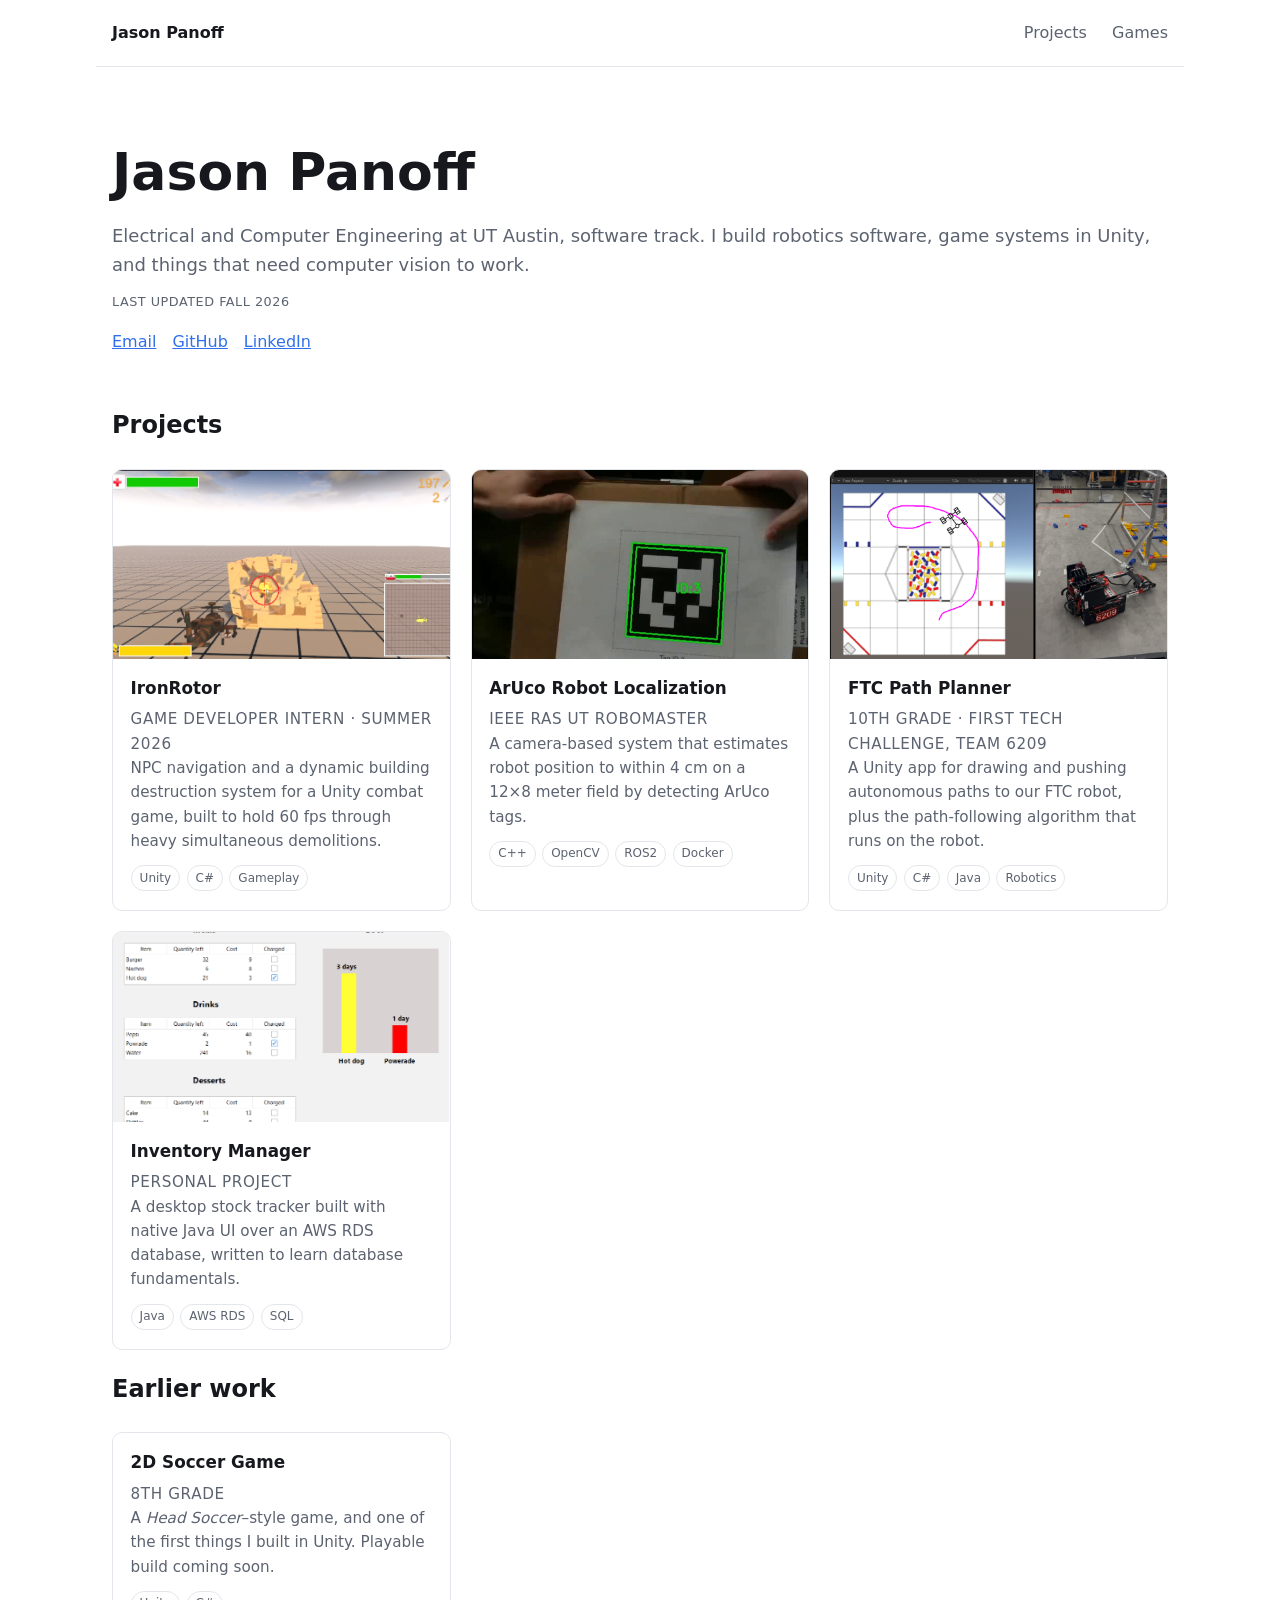
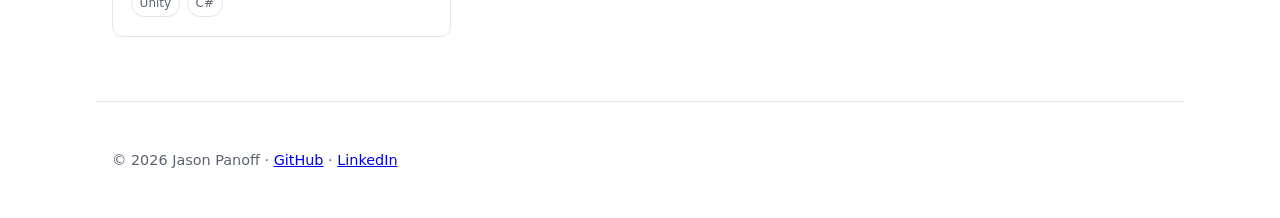
<file: index.html>
<!DOCTYPE html>
<html lang="en">
<head>
  <meta charset="utf-8">
  <meta name="viewport" content="width=device-width, initial-scale=1">
  <title>Jason Panoff</title>
  <meta name="description" content="Engineering projects by Jason Panoff — robotics, Unity, computer vision and databases.">
  <link rel="canonical" href="https://jasonpanoff.com/">
  <link rel="stylesheet" href="/css/style.css">
</head>
<body>
  <header class="site-header">
    <a class="brand" href="/">Jason Panoff</a>
    <nav>
      <a href="/projects/">Projects</a>
      <a href="/games/">Games</a>
    </nav>
  </header>

  <main>
    <section class="hero">
      <h1>Jason Panoff</h1>
      <p class="tagline">
        Electrical and Computer Engineering at UT Austin, software track. I build robotics
        software, game systems in Unity, and things that need computer vision to work.
      </p>
      <p class="when">Last updated Fall 2026</p>
      <div class="links">
        <a href="mailto:jampanoff@gmail.com">Email</a>
        <a href="https://github.com/JasonL337">GitHub</a>
        <a href="https://linkedin.com/in/jason-panoff">LinkedIn</a>
      </div>
    </section>

    <section>
      <h2>Projects</h2>
      <ul class="grid">
        <li class="card">
          <img src="/assets/img/destruction/showcase.png" alt="" loading="lazy">
          <div class="card-body">
            <h3><a href="/projects/ironrotor.html">IronRotor</a></h3>
            <p class="when">Game developer intern &middot; Summer 2026</p>
            <p>NPC navigation and a dynamic building destruction system for a Unity combat game, built to hold 60&nbsp;fps through heavy simultaneous demolitions.</p>
            <div class="tags">
              <span class="tag">Unity</span>
              <span class="tag">C#</span>
              <span class="tag">Gameplay</span>
            </div>
          </div>
        </li>
        <li class="card">
          <img src="/assets/img/localization/showcase.png" alt="" loading="lazy">
          <div class="card-body">
            <h3><a href="/projects/aruco-localization.html">ArUco Robot Localization</a></h3>
            <p class="when">IEEE RAS UT RoboMaster</p>
            <p>A camera-based system that estimates robot position to within 4&nbsp;cm on a 12&times;8&nbsp;meter field by detecting ArUco tags.</p>
            <div class="tags">
              <span class="tag">C++</span>
              <span class="tag">OpenCV</span>
              <span class="tag">ROS2</span>
              <span class="tag">Docker</span>
            </div>
          </div>
        </li>
        <li class="card">
          <img src="/assets/img/path-following/showcase.png" alt="" loading="lazy">
          <div class="card-body">
            <h3><a href="/projects/ftc-path-planner.html">FTC Path Planner</a></h3>
            <p class="when">10th grade &middot; FIRST Tech Challenge, Team 6209</p>
            <p>A Unity app for drawing and pushing autonomous paths to our FTC robot, plus the path-following algorithm that runs on the robot.</p>
            <div class="tags">
              <span class="tag">Unity</span>
              <span class="tag">C#</span>
              <span class="tag">Java</span>
              <span class="tag">Robotics</span>
            </div>
          </div>
        </li>
        <li class="card">
          <img src="/assets/img/inventory/showcase.png" alt="" loading="lazy">
          <div class="card-body">
            <h3><a href="/projects/inventory-manager.html">Inventory Manager</a></h3>
            <p class="when">Personal project</p>
            <p>A desktop stock tracker built with native Java UI over an AWS RDS database, written to learn database fundamentals.</p>
            <div class="tags">
              <span class="tag">Java</span>
              <span class="tag">AWS RDS</span>
              <span class="tag">SQL</span>
            </div>
          </div>
        </li>
      </ul>
    </section>

    <section>
      <h2>Earlier work</h2>
      <ul class="grid">
        <li class="card">
          <div class="card-body">
            <h3><a href="/projects/soccer-game.html">2D Soccer Game</a></h3>
            <p class="when">8th grade</p>
            <p>A <em>Head Soccer</em>&ndash;style game, and one of the first things I built in
               Unity. Playable build coming soon.</p>
            <div class="tags">
              <span class="tag">Unity</span>
              <span class="tag">C#</span>
            </div>
          </div>
        </li>
      </ul>
    </section>
  </main>

  <footer class="site-footer">
    <p>
      &copy; <span id="year"></span> Jason Panoff &middot;
      <a href="https://github.com/JasonL337">GitHub</a> &middot;
      <a href="https://linkedin.com/in/jason-panoff">LinkedIn</a>
    </p>
  </footer>

  <script src="/js/main.js"></script>
</body>
</html>
</file>
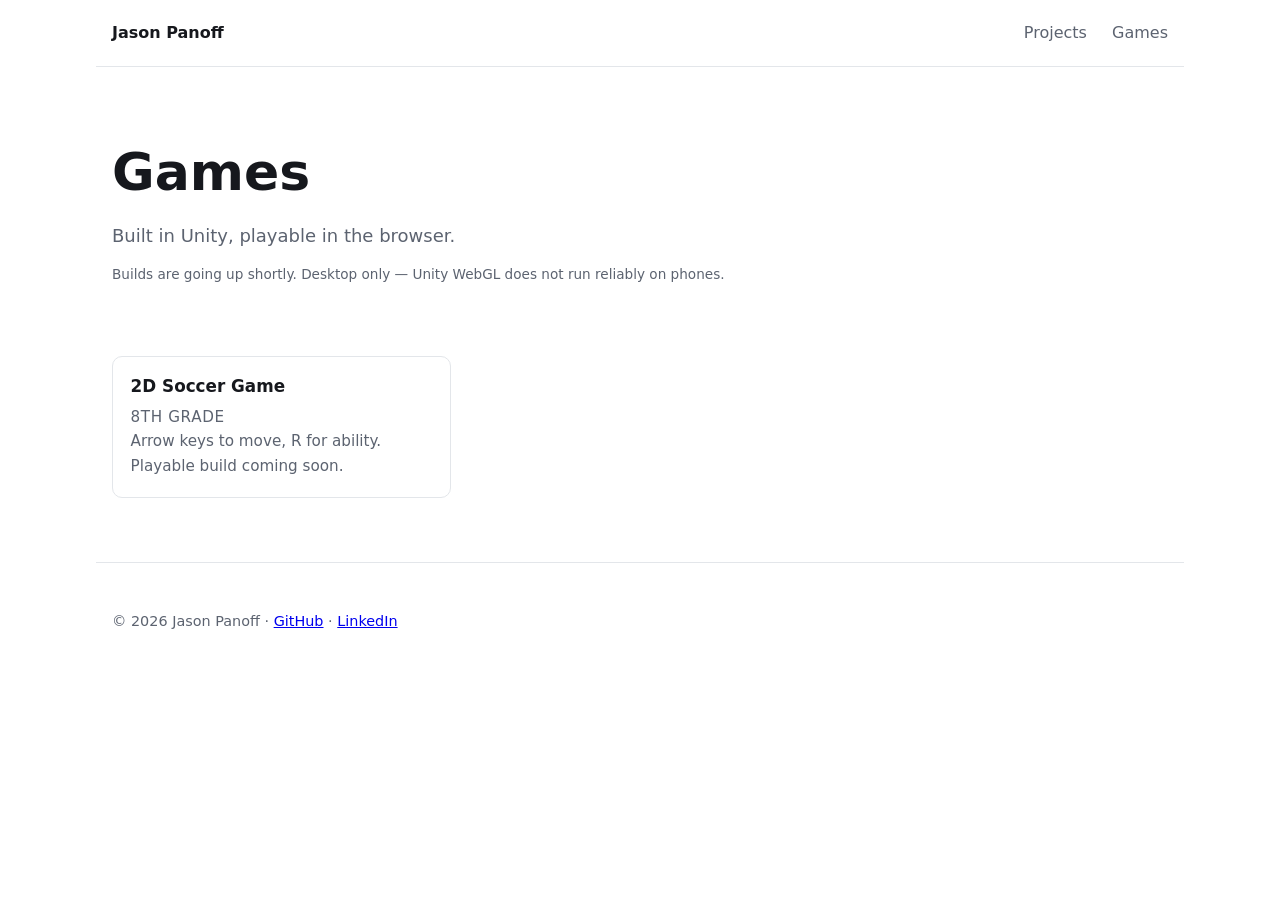
<file: games/index.html>
<!DOCTYPE html>
<html lang="en">
<head>
  <meta charset="utf-8">
  <meta name="viewport" content="width=device-width, initial-scale=1">
  <title>Games — Jason Panoff</title>
  <meta name="description" content="Playable browser games built in Unity by Jason Panoff.">
  <link rel="canonical" href="https://jasonpanoff.com/games/">
  <link rel="stylesheet" href="/css/style.css">
</head>
<body>
  <header class="site-header">
    <a class="brand" href="/">Jason Panoff</a>
    <nav>
      <a href="/projects/">Projects</a>
      <a href="/games/">Games</a>
    </nav>
  </header>

  <main>
    <section class="hero">
      <h1>Games</h1>
      <p class="tagline">Built in Unity, playable in the browser.</p>
      <p class="meta">Builds are going up shortly. Desktop only — Unity WebGL does not run
         reliably on phones.</p>
    </section>

    <ul class="grid">
      <li class="card">
        <div class="card-body">
          <h3><a href="/projects/soccer-game.html">2D Soccer Game</a></h3>
          <p class="when">8th grade</p>
          <p>Arrow keys to move, R for ability. Playable build coming soon.</p>
        </div>
      </li>
    </ul>
  </main>

  <footer class="site-footer">
    <p>
      &copy; <span id="year"></span> Jason Panoff &middot;
      <a href="https://github.com/JasonL337">GitHub</a> &middot;
      <a href="https://linkedin.com/in/jason-panoff">LinkedIn</a>
    </p>
  </footer>

  <script src="/js/main.js"></script>
</body>
</html>
</file>
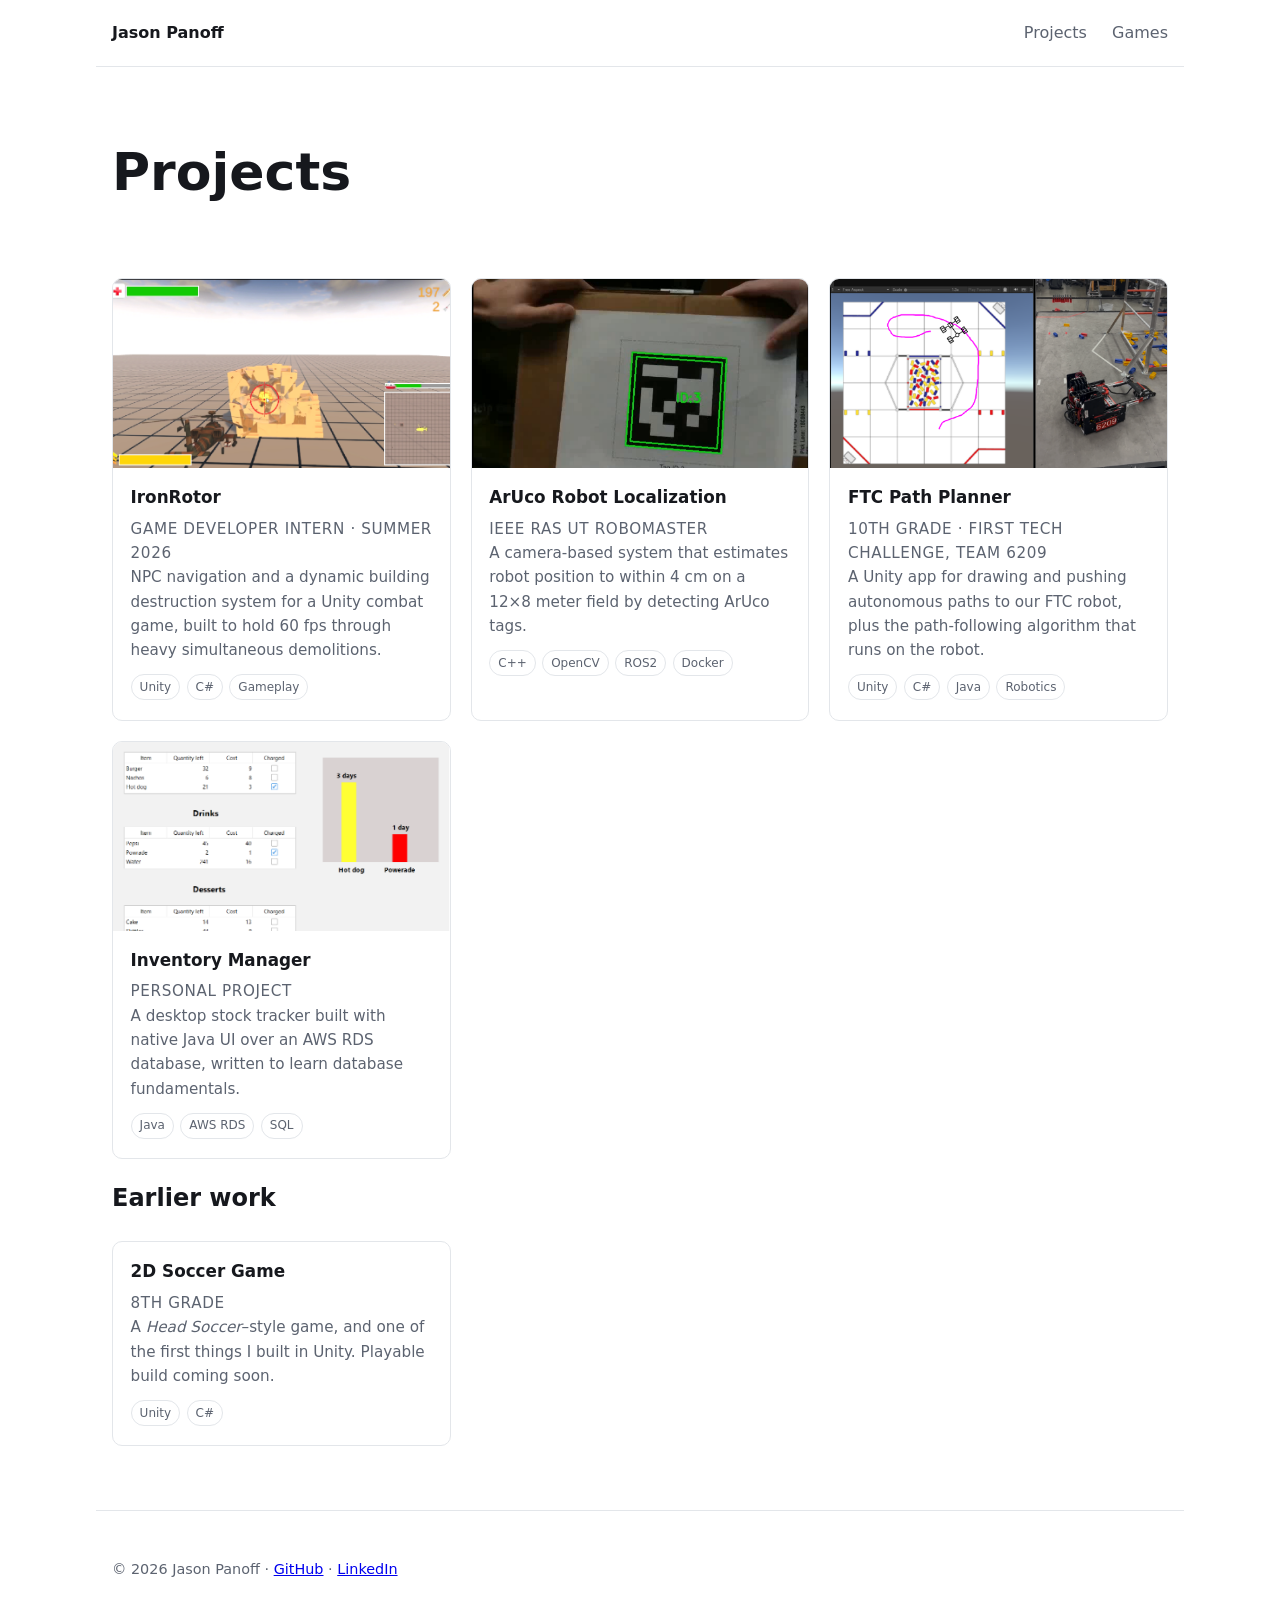
<file: projects/index.html>
<!DOCTYPE html>
<html lang="en">
<head>
  <meta charset="utf-8">
  <meta name="viewport" content="width=device-width, initial-scale=1">
  <title>Projects — Jason Panoff</title>
  <meta name="description" content="Engineering projects by Jason Panoff — robotics, Unity, computer vision and databases.">
  <link rel="canonical" href="https://jasonpanoff.com/projects/">
  <link rel="stylesheet" href="/css/style.css">
</head>
<body>
  <header class="site-header">
    <a class="brand" href="/">Jason Panoff</a>
    <nav>
      <a href="/projects/">Projects</a>
      <a href="/games/">Games</a>
    </nav>
  </header>

  <main>
    <section class="hero">
      <h1>Projects</h1>
    </section>

    <section>
      <ul class="grid">
        <li class="card">
          <img src="/assets/img/destruction/showcase.png" alt="" loading="lazy">
          <div class="card-body">
            <h3><a href="/projects/ironrotor.html">IronRotor</a></h3>
            <p class="when">Game developer intern &middot; Summer 2026</p>
            <p>NPC navigation and a dynamic building destruction system for a Unity combat game, built to hold 60&nbsp;fps through heavy simultaneous demolitions.</p>
            <div class="tags">
              <span class="tag">Unity</span>
              <span class="tag">C#</span>
              <span class="tag">Gameplay</span>
            </div>
          </div>
        </li>
        <li class="card">
          <img src="/assets/img/localization/showcase.png" alt="" loading="lazy">
          <div class="card-body">
            <h3><a href="/projects/aruco-localization.html">ArUco Robot Localization</a></h3>
            <p class="when">IEEE RAS UT RoboMaster</p>
            <p>A camera-based system that estimates robot position to within 4&nbsp;cm on a 12&times;8&nbsp;meter field by detecting ArUco tags.</p>
            <div class="tags">
              <span class="tag">C++</span>
              <span class="tag">OpenCV</span>
              <span class="tag">ROS2</span>
              <span class="tag">Docker</span>
            </div>
          </div>
        </li>
        <li class="card">
          <img src="/assets/img/path-following/showcase.png" alt="" loading="lazy">
          <div class="card-body">
            <h3><a href="/projects/ftc-path-planner.html">FTC Path Planner</a></h3>
            <p class="when">10th grade &middot; FIRST Tech Challenge, Team 6209</p>
            <p>A Unity app for drawing and pushing autonomous paths to our FTC robot, plus the path-following algorithm that runs on the robot.</p>
            <div class="tags">
              <span class="tag">Unity</span>
              <span class="tag">C#</span>
              <span class="tag">Java</span>
              <span class="tag">Robotics</span>
            </div>
          </div>
        </li>
        <li class="card">
          <img src="/assets/img/inventory/showcase.png" alt="" loading="lazy">
          <div class="card-body">
            <h3><a href="/projects/inventory-manager.html">Inventory Manager</a></h3>
            <p class="when">Personal project</p>
            <p>A desktop stock tracker built with native Java UI over an AWS RDS database, written to learn database fundamentals.</p>
            <div class="tags">
              <span class="tag">Java</span>
              <span class="tag">AWS RDS</span>
              <span class="tag">SQL</span>
            </div>
          </div>
        </li>
      </ul>
    </section>

    <section>
      <h2>Earlier work</h2>
      <ul class="grid">
        <li class="card">
          <div class="card-body">
            <h3><a href="/projects/soccer-game.html">2D Soccer Game</a></h3>
            <p class="when">8th grade</p>
            <p>A <em>Head Soccer</em>&ndash;style game, and one of the first things I built in
               Unity. Playable build coming soon.</p>
            <div class="tags">
              <span class="tag">Unity</span>
              <span class="tag">C#</span>
            </div>
          </div>
        </li>
      </ul>
    </section>
  </main>

  <footer class="site-footer">
    <p>
      &copy; <span id="year"></span> Jason Panoff &middot;
      <a href="https://github.com/JasonL337">GitHub</a> &middot;
      <a href="https://linkedin.com/in/jason-panoff">LinkedIn</a>
    </p>
  </footer>

  <script src="/js/main.js"></script>
</body>
</html>
</file>
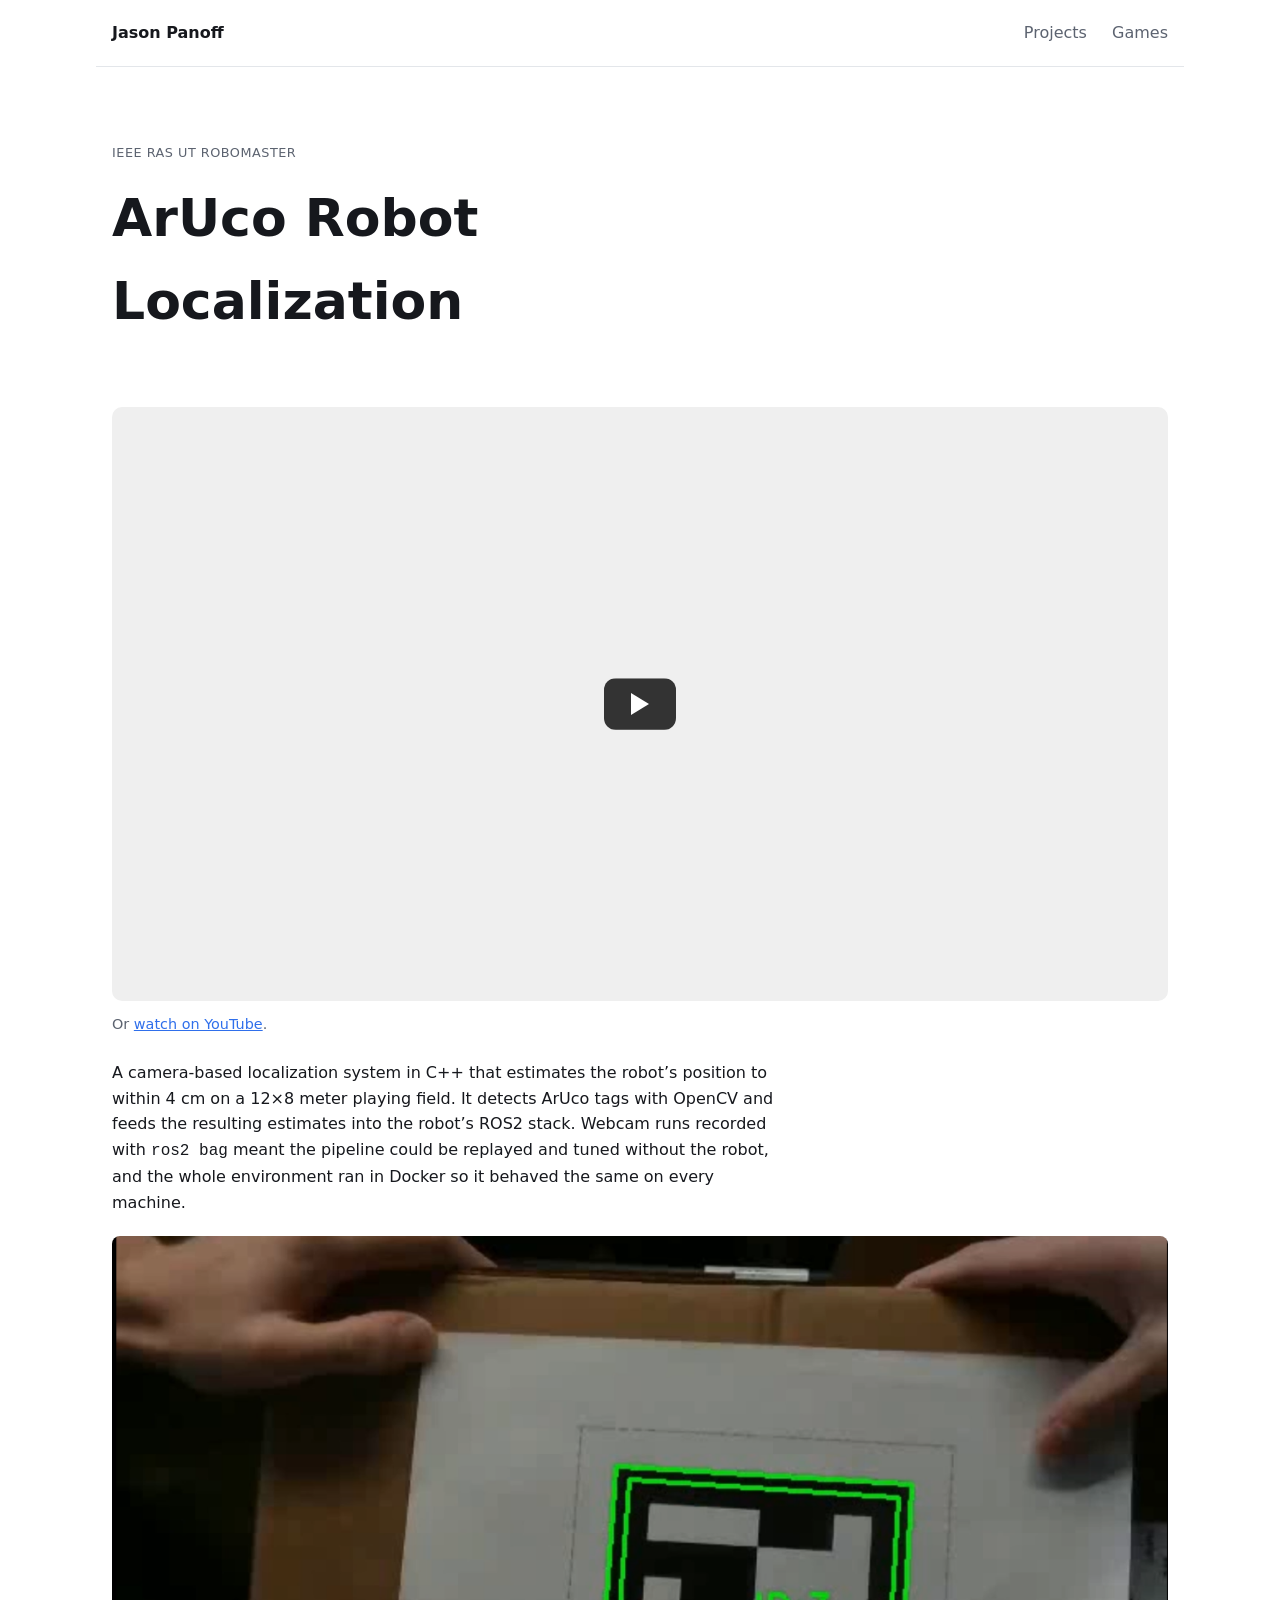
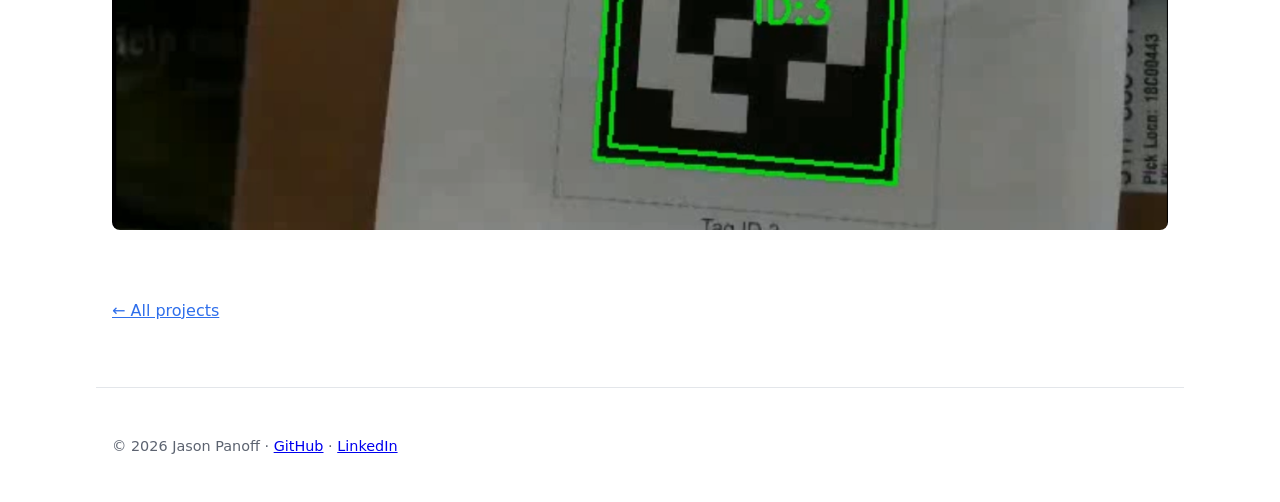
<file: projects/aruco-localization.html>
<!DOCTYPE html>
<html lang="en">
<head>
  <meta charset="utf-8">
  <meta name="viewport" content="width=device-width, initial-scale=1">
  <title>ArUco Robot Localization — Jason Panoff</title>
  <meta name="description" content="A camera-based localization system estimating robot position within 4 cm on a 12x8 meter field.">
  <link rel="canonical" href="https://jasonpanoff.com/projects/aruco-localization.html">
  <link rel="stylesheet" href="/css/style.css">
</head>
<body>
  <header class="site-header">
    <a class="brand" href="/">Jason Panoff</a>
    <nav>
      <a href="/projects/">Projects</a>
      <a href="/games/">Games</a>
    </nav>
  </header>

  <main class="prose">
    <section class="hero">
      <p class="when">IEEE RAS UT RoboMaster</p>
      <h1>ArUco Robot Localization</h1>
    </section>

    <div class="video" data-youtube="qVACLRt8jwY" data-title="ArUco localization demo"></div>
    <p class="video-note">Or <a href="https://youtu.be/qVACLRt8jwY">watch on YouTube</a>.</p>

    <p>
      A camera-based localization system in C++ that estimates the robot&rsquo;s position to
      within 4&nbsp;cm on a 12&times;8&nbsp;meter playing field. It detects ArUco tags with
      OpenCV and feeds the resulting estimates into the robot&rsquo;s ROS2 stack. Webcam runs
      recorded with <code>ros2 bag</code> meant the pipeline could be replayed and tuned
      without the robot, and the whole environment ran in Docker so it behaved the same on
      every machine.
    </p>

    <div class="gallery">
      <img src="/assets/img/localization/showcase.png" alt="A detected ArUco tag outlined in green with an X and Z position readout overlaid on the camera frame" loading="lazy">
    </div>

    <a class="back" href="/projects/">&larr; All projects</a>
  </main>

  <footer class="site-footer">
    <p>
      &copy; <span id="year"></span> Jason Panoff &middot;
      <a href="https://github.com/JasonL337">GitHub</a> &middot;
      <a href="https://linkedin.com/in/jason-panoff">LinkedIn</a>
    </p>
  </footer>

  <script src="/js/main.js"></script>
</body>
</html>
</file>
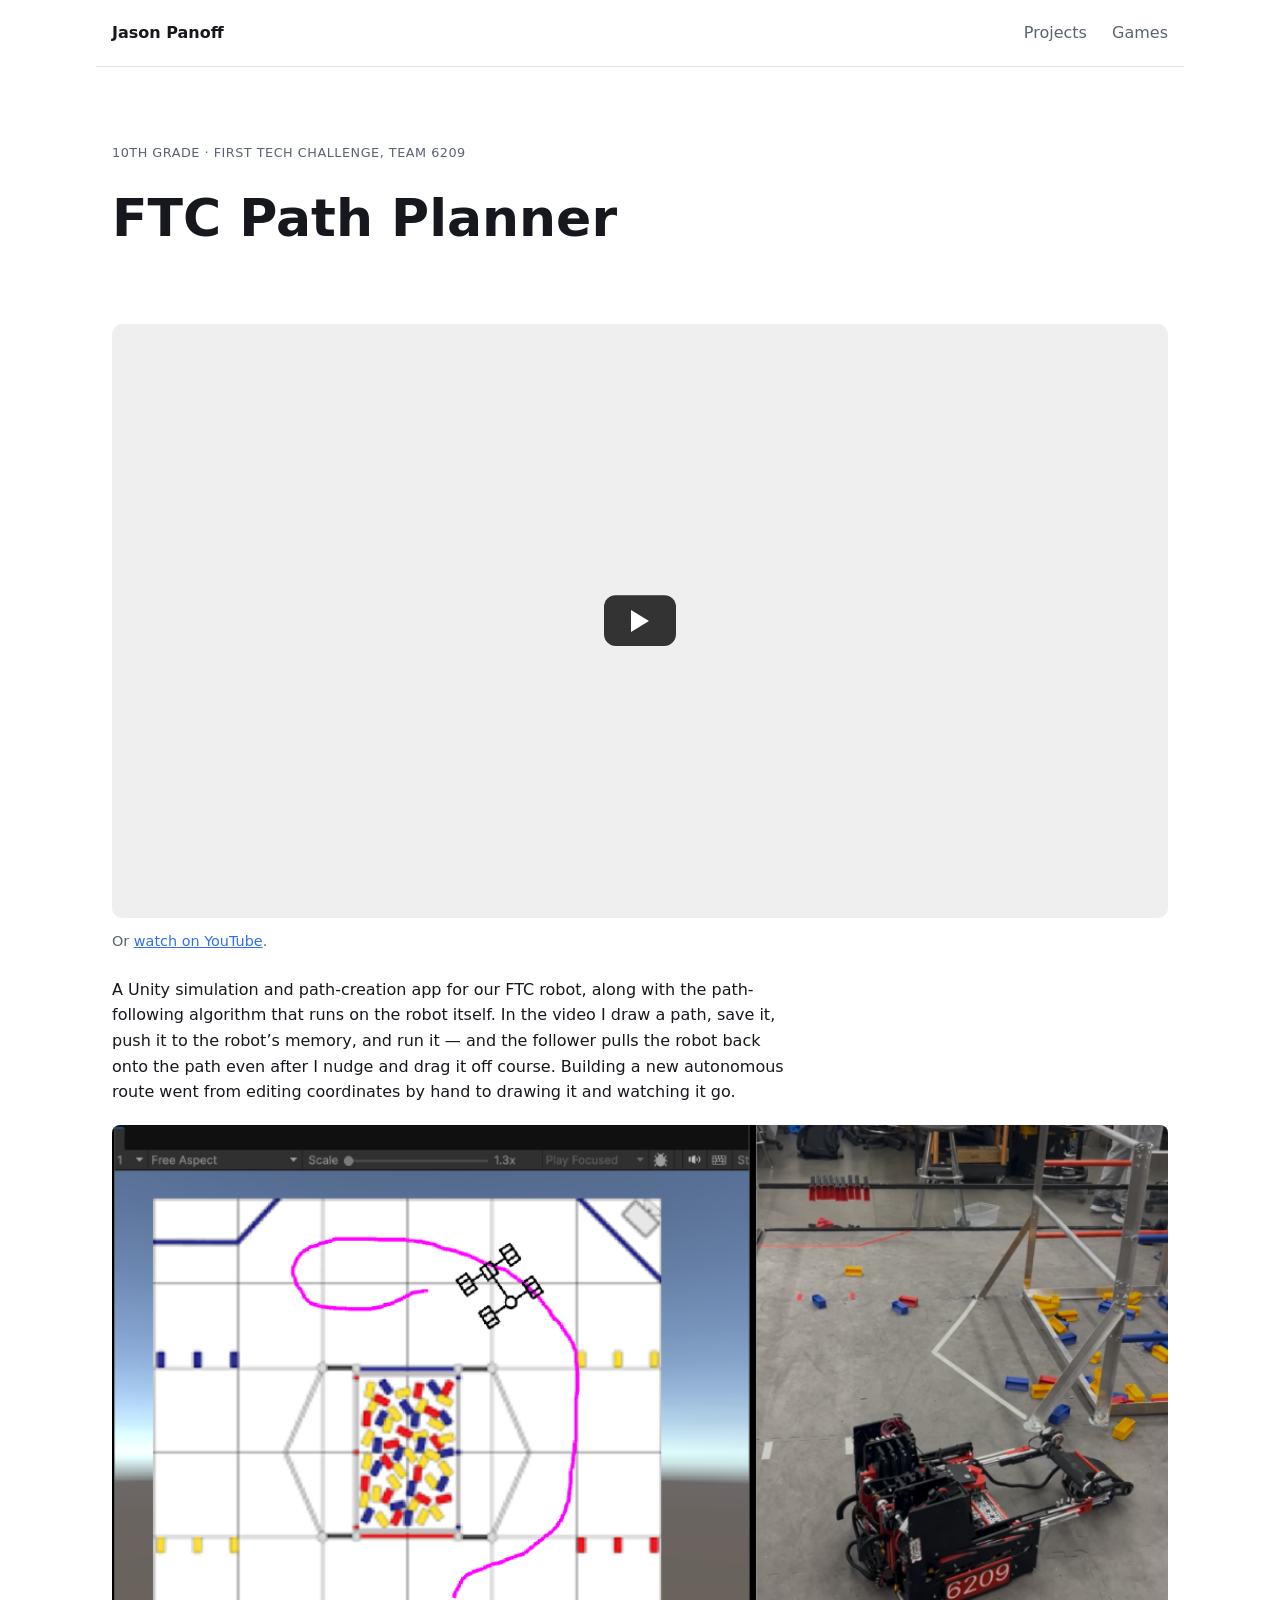
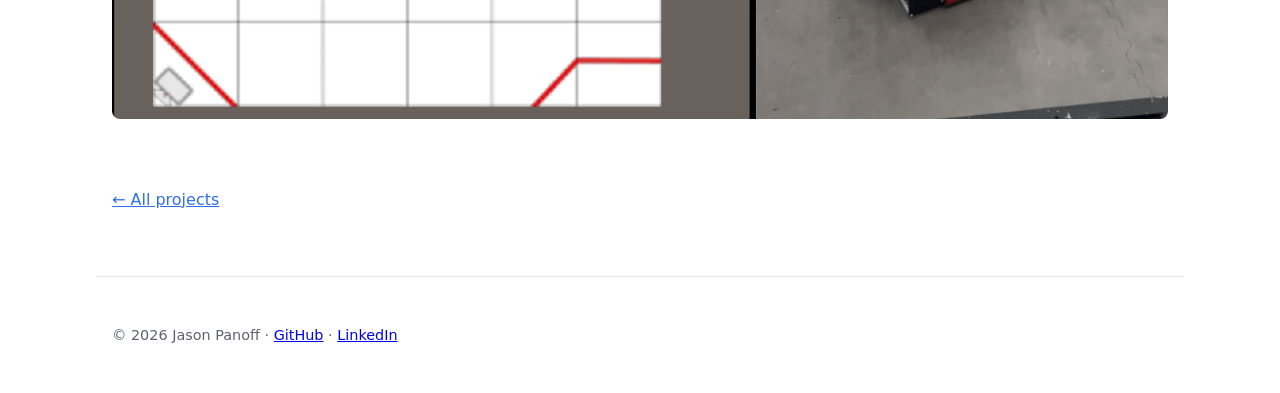
<file: projects/ftc-path-planner.html>
<!DOCTYPE html>
<html lang="en">
<head>
  <meta charset="utf-8">
  <meta name="viewport" content="width=device-width, initial-scale=1">
  <title>FTC Path Planner — Jason Panoff</title>
  <meta name="description" content="A Unity path-creation app and path-following algorithm for an FTC competition robot.">
  <link rel="canonical" href="https://jasonpanoff.com/projects/ftc-path-planner.html">
  <link rel="stylesheet" href="/css/style.css">
</head>
<body>
  <header class="site-header">
    <a class="brand" href="/">Jason Panoff</a>
    <nav>
      <a href="/projects/">Projects</a>
      <a href="/games/">Games</a>
    </nav>
  </header>

  <main class="prose">
    <section class="hero">
      <p class="when">10th grade &middot; FIRST Tech Challenge, Team 6209</p>
      <h1>FTC Path Planner</h1>
    </section>

    <div class="video" data-youtube="ZqVtLzTJDkI" data-title="FTC path planner and path following demo"></div>
    <p class="video-note">Or <a href="https://youtu.be/ZqVtLzTJDkI">watch on YouTube</a>.</p>

    <p>
      A Unity simulation and path-creation app for our FTC robot, along with the path-following
      algorithm that runs on the robot itself. In the video I draw a path, save it, push it to
      the robot&rsquo;s memory, and run it &mdash; and the follower pulls the robot back onto
      the path even after I nudge and drag it off course. Building a new autonomous route went
      from editing coordinates by hand to drawing it and watching it go.
    </p>

    <div class="gallery">
      <img src="/assets/img/path-following/showcase.png" alt="The path planner with a hand-drawn path on a virtual field, beside a photo of the team 6209 robot on the real field" loading="lazy">
    </div>

    <a class="back" href="/projects/">&larr; All projects</a>
  </main>

  <footer class="site-footer">
    <p>
      &copy; <span id="year"></span> Jason Panoff &middot;
      <a href="https://github.com/JasonL337">GitHub</a> &middot;
      <a href="https://linkedin.com/in/jason-panoff">LinkedIn</a>
    </p>
  </footer>

  <script src="/js/main.js"></script>
</body>
</html>
</file>
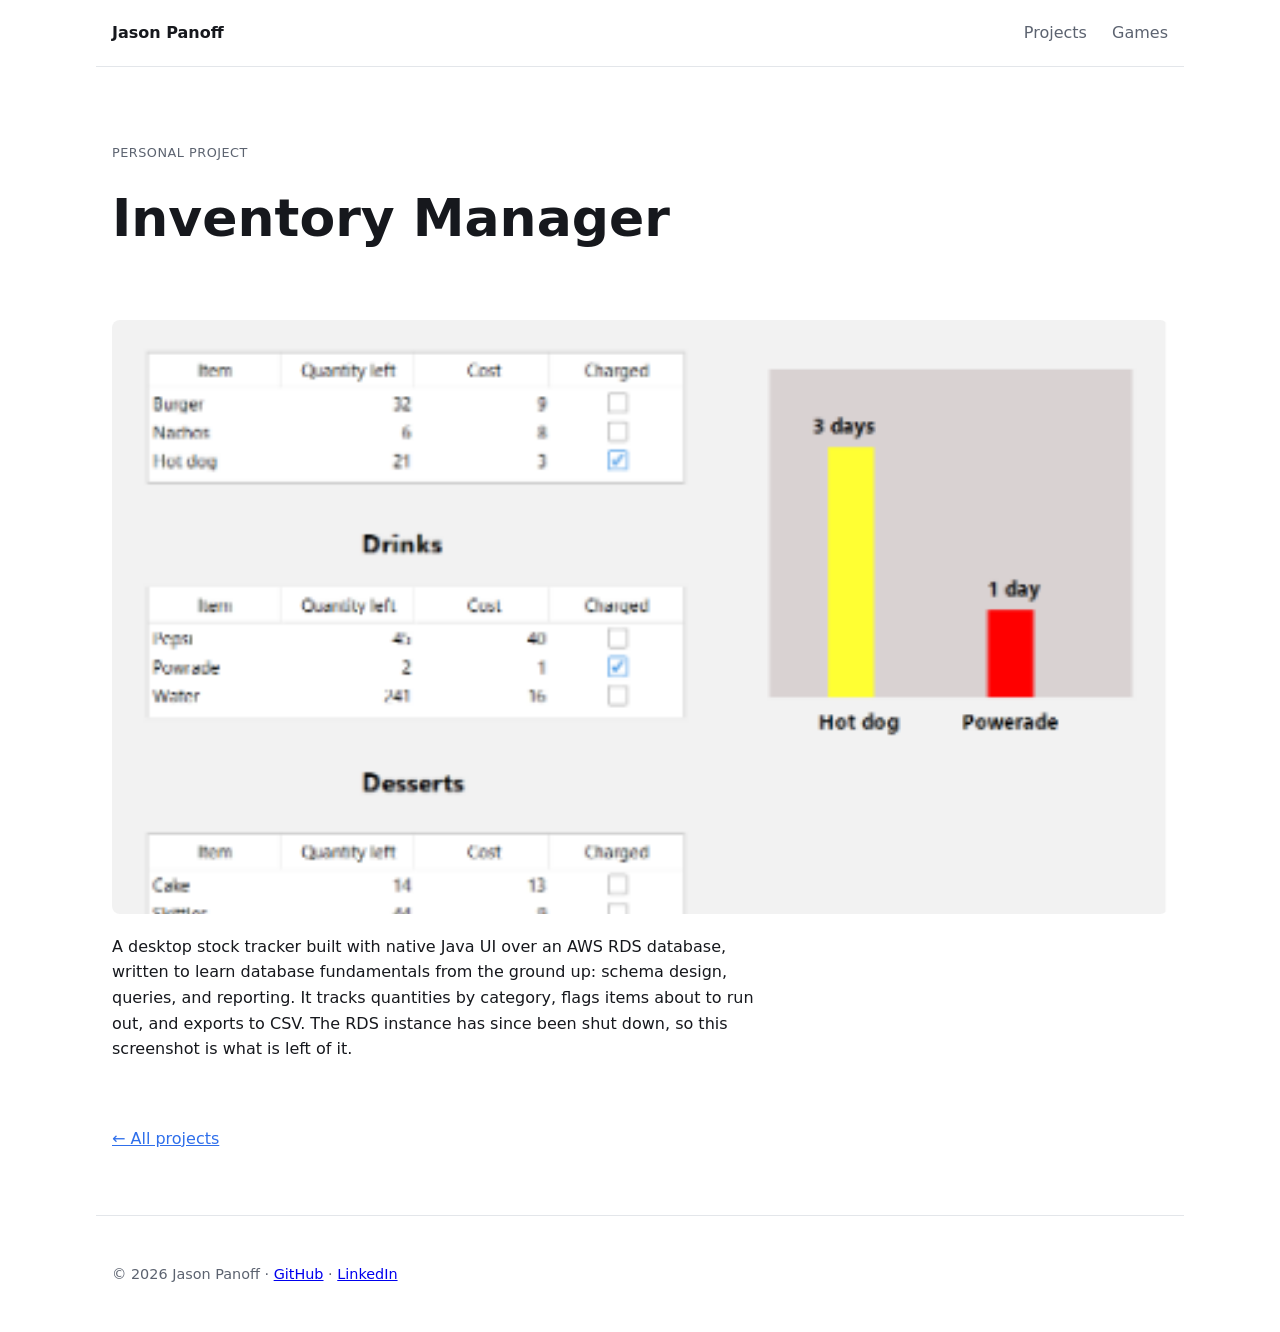
<file: projects/inventory-manager.html>
<!DOCTYPE html>
<html lang="en">
<head>
  <meta charset="utf-8">
  <meta name="viewport" content="width=device-width, initial-scale=1">
  <title>Inventory Manager — Jason Panoff</title>
  <meta name="description" content="A desktop stock tracker built with native Java UI over an AWS RDS database.">
  <link rel="canonical" href="https://jasonpanoff.com/projects/inventory-manager.html">
  <link rel="stylesheet" href="/css/style.css">
</head>
<body>
  <header class="site-header">
    <a class="brand" href="/">Jason Panoff</a>
    <nav>
      <a href="/projects/">Projects</a>
      <a href="/games/">Games</a>
    </nav>
  </header>

  <main class="prose">
    <section class="hero">
      <p class="when">Personal project</p>
      <h1>Inventory Manager</h1>
    </section>

    <div class="gallery">
      <img src="/assets/img/inventory/showcase.png" alt="The inventory manager showing stock tables for meals, drinks and desserts alongside a low-stock chart" loading="lazy">
    </div>

    <p>
      A desktop stock tracker built with native Java UI over an AWS RDS database, written to
      learn database fundamentals from the ground up: schema design, queries, and reporting.
      It tracks quantities by category, flags items about to run out, and exports to CSV.
      The RDS instance has since been shut down, so this screenshot is what is left of it.
    </p>

    <a class="back" href="/projects/">&larr; All projects</a>
  </main>

  <footer class="site-footer">
    <p>
      &copy; <span id="year"></span> Jason Panoff &middot;
      <a href="https://github.com/JasonL337">GitHub</a> &middot;
      <a href="https://linkedin.com/in/jason-panoff">LinkedIn</a>
    </p>
  </footer>

  <script src="/js/main.js"></script>
</body>
</html>
</file>
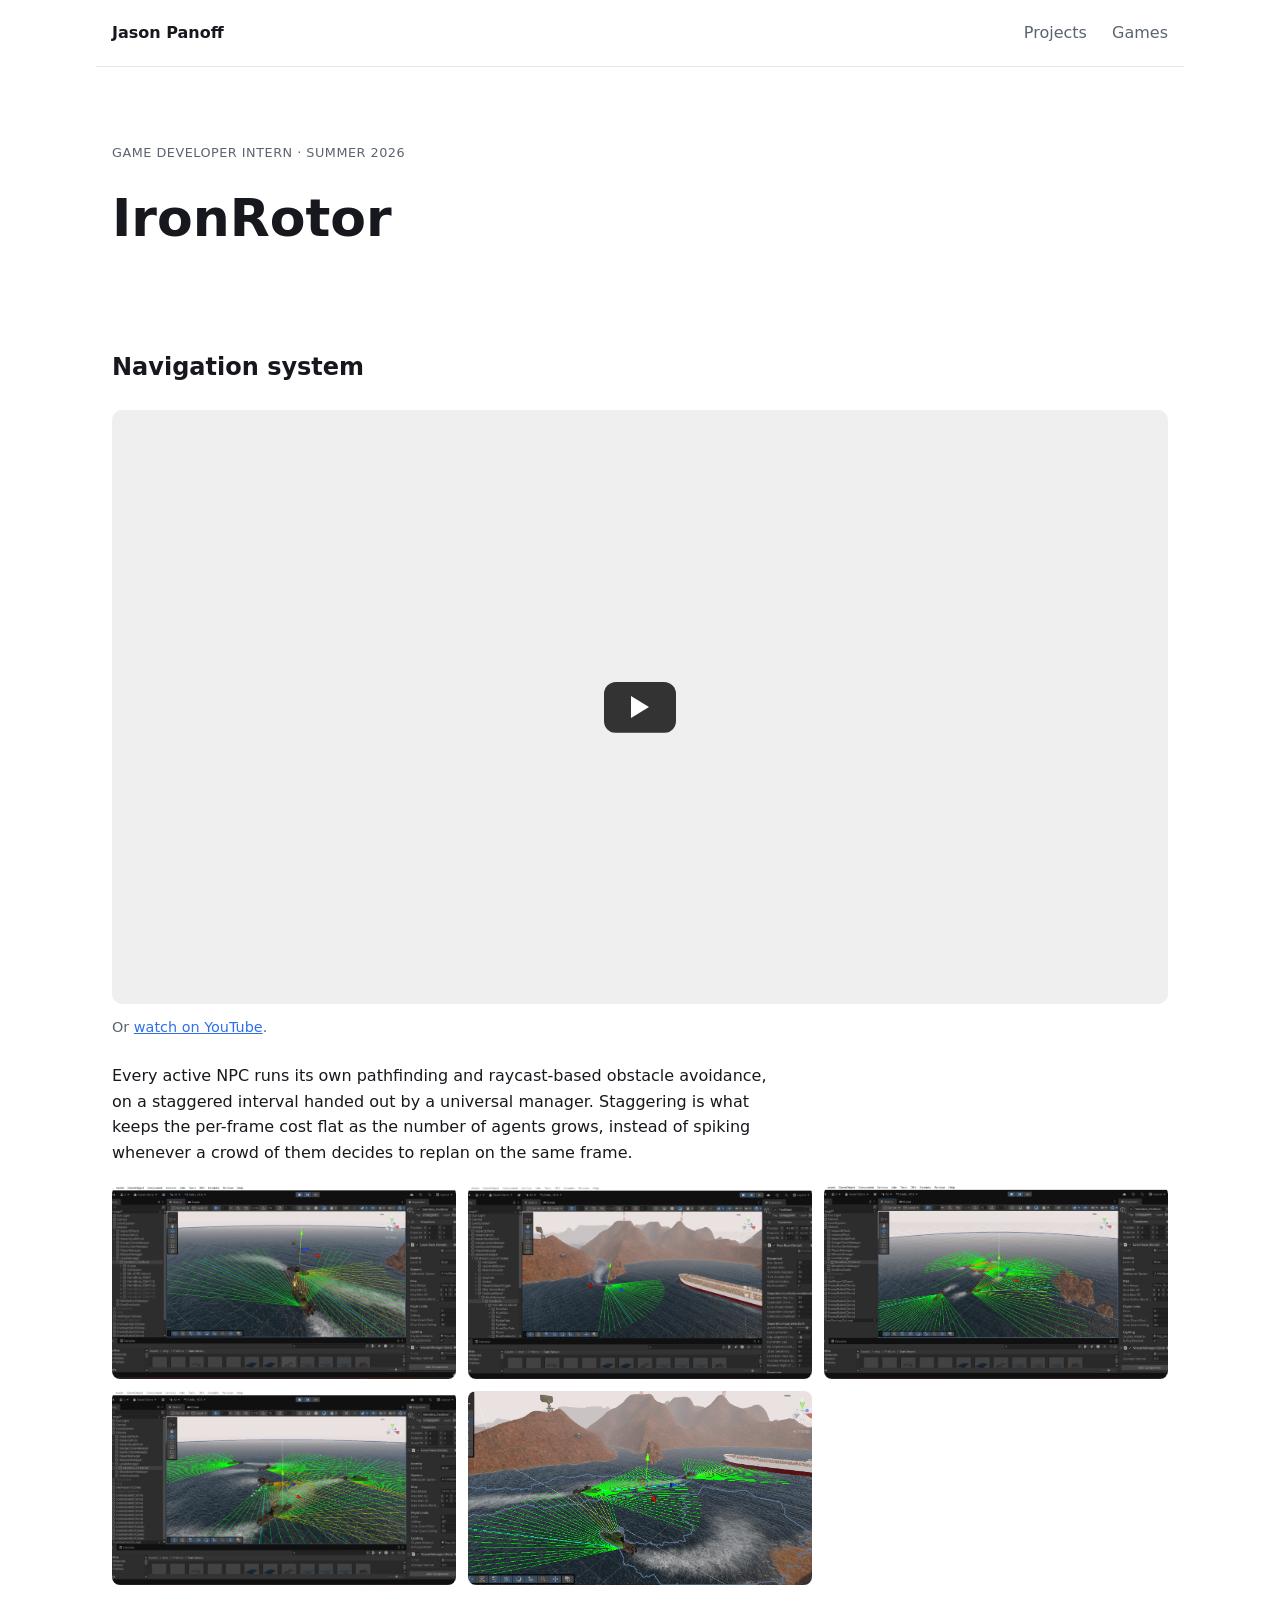
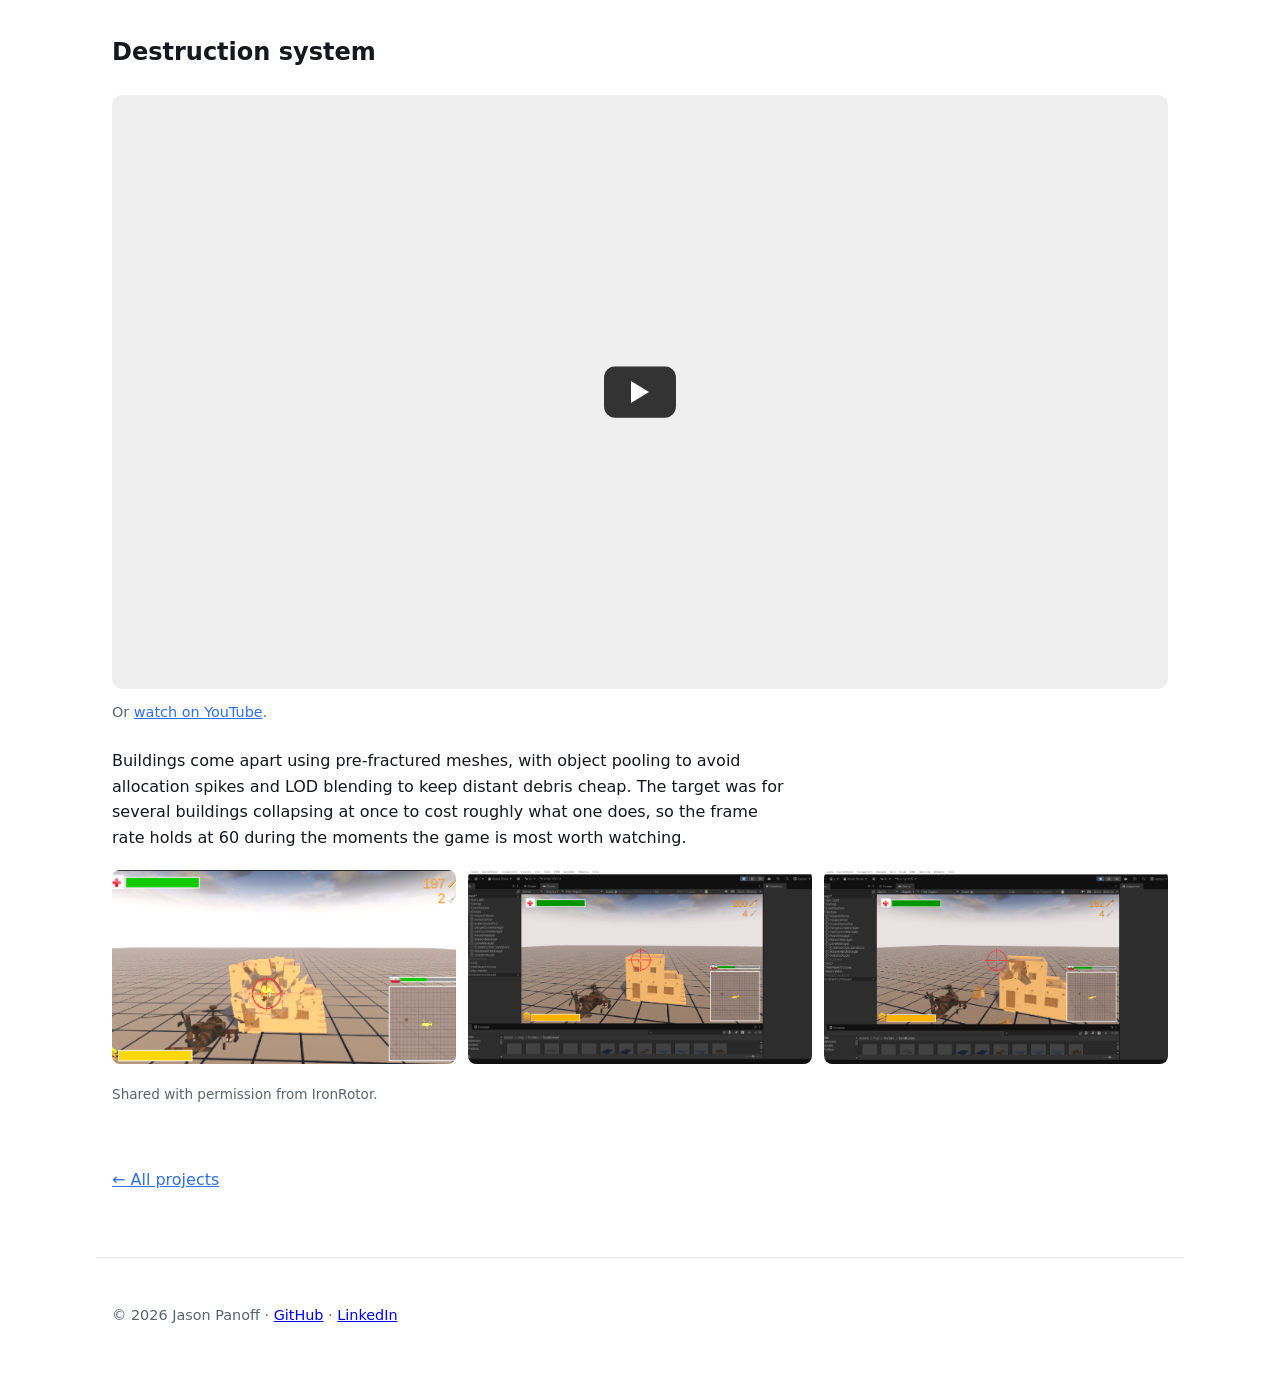
<file: projects/ironrotor.html>
<!DOCTYPE html>
<html lang="en">
<head>
  <meta charset="utf-8">
  <meta name="viewport" content="width=device-width, initial-scale=1">
  <title>IronRotor — Jason Panoff</title>
  <meta name="description" content="NPC navigation and a dynamic building destruction system built in Unity for IronRotor.">
  <link rel="canonical" href="https://jasonpanoff.com/projects/ironrotor.html">
  <link rel="stylesheet" href="/css/style.css">
</head>
<body>
  <header class="site-header">
    <a class="brand" href="/">Jason Panoff</a>
    <nav>
      <a href="/projects/">Projects</a>
      <a href="/games/">Games</a>
    </nav>
  </header>

  <main class="prose">
    <section class="hero">
      <p class="when">Game developer intern &middot; Summer 2026</p>
      <h1>IronRotor</h1>
    </section>

    <h2>Navigation system</h2>

    <div class="video" data-youtube="UhPEVYCq3ak" data-title="IronRotor NPC navigation"></div>
    <p class="video-note">Or <a href="https://youtu.be/UhPEVYCq3ak">watch on YouTube</a>.</p>

    <p>
      Every active NPC runs its own pathfinding and raycast-based obstacle avoidance, on a
      staggered interval handed out by a universal manager. Staggering is what keeps the
      per-frame cost flat as the number of agents grows, instead of spiking whenever a crowd
      of them decides to replan on the same frame.
    </p>

    <div class="gallery">
      <img src="/assets/img/nav/showcase.png" alt="Avoidance rays fanning out from a patrol boat in the Unity scene view" loading="lazy">
      <img src="/assets/img/nav/nav-3.png" alt="Navigation tuning parameters in the Unity inspector beside a boat in open water" loading="lazy">
      <img src="/assets/img/nav/nav-1.png" alt="The navigation system running in the Unity editor" loading="lazy">
      <img src="/assets/img/nav/nav-2.png" alt="The navigation system running in the Unity editor" loading="lazy">
      <img src="/assets/img/nav/nav-4.png" alt="The navigation system running in the Unity editor" loading="lazy">
    </div>

    <h2>Destruction system</h2>

    <div class="video" data-youtube="w-WWI6cs42I" data-title="IronRotor building destruction"></div>
    <p class="video-note">Or <a href="https://youtu.be/w-WWI6cs42I">watch on YouTube</a>.</p>

    <p>
      Buildings come apart using pre-fractured meshes, with object pooling to avoid allocation
      spikes and LOD blending to keep distant debris cheap. The target was for several buildings
      collapsing at once to cost roughly what one does, so the frame rate holds at 60 during the
      moments the game is most worth watching.
    </p>

    <div class="gallery">
      <img src="/assets/img/destruction/showcase.png" alt="A building fragmenting under fire from the player helicopter" loading="lazy">
      <img src="/assets/img/destruction/destruction-1.png" alt="Building destruction in progress" loading="lazy">
      <img src="/assets/img/destruction/destruction-2.png" alt="Building destruction in progress" loading="lazy">
    </div>

    <p class="meta">Shared with permission from IronRotor.</p>

    <a class="back" href="/projects/">&larr; All projects</a>
  </main>

  <footer class="site-footer">
    <p>
      &copy; <span id="year"></span> Jason Panoff &middot;
      <a href="https://github.com/JasonL337">GitHub</a> &middot;
      <a href="https://linkedin.com/in/jason-panoff">LinkedIn</a>
    </p>
  </footer>

  <script src="/js/main.js"></script>
</body>
</html>
</file>
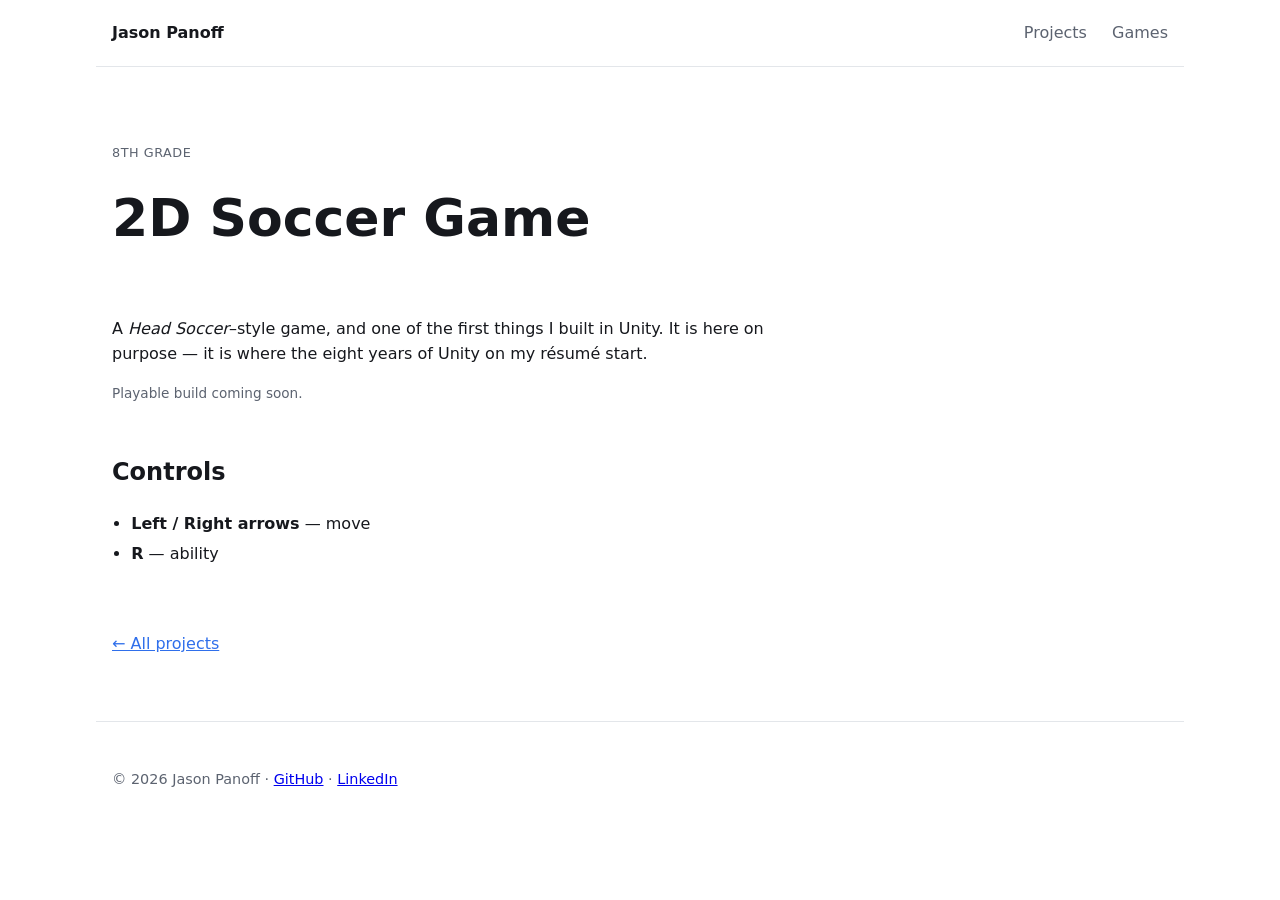
<file: projects/soccer-game.html>
<!DOCTYPE html>
<html lang="en">
<head>
  <meta charset="utf-8">
  <meta name="viewport" content="width=device-width, initial-scale=1">
  <title>2D Soccer Game — Jason Panoff</title>
  <meta name="description" content="A Head Soccer-style 2D game built in Unity in 8th grade.">
  <link rel="canonical" href="https://jasonpanoff.com/projects/soccer-game.html">
  <link rel="stylesheet" href="/css/style.css">
</head>
<body>
  <header class="site-header">
    <a class="brand" href="/">Jason Panoff</a>
    <nav>
      <a href="/projects/">Projects</a>
      <a href="/games/">Games</a>
    </nav>
  </header>

  <main class="prose">
    <section class="hero">
      <p class="when">8th grade</p>
      <h1>2D Soccer Game</h1>
    </section>

    <p>
      A <em>Head Soccer</em>&ndash;style game, and one of the first things I built in Unity.
      It is here on purpose &mdash; it is where the eight years of Unity on my
      r&eacute;sum&eacute; start.
    </p>

    <p class="meta">Playable build coming soon.</p>

    <h2>Controls</h2>
    <ul>
      <li><strong>Left / Right arrows</strong> &mdash; move</li>
      <li><strong>R</strong> &mdash; ability</li>
    </ul>

    <a class="back" href="/projects/">&larr; All projects</a>
  </main>

  <footer class="site-footer">
    <p>
      &copy; <span id="year"></span> Jason Panoff &middot;
      <a href="https://github.com/JasonL337">GitHub</a> &middot;
      <a href="https://linkedin.com/in/jason-panoff">LinkedIn</a>
    </p>
  </footer>

  <script src="/js/main.js"></script>
</body>
</html>
</file>
<file: css/style.css>
:root {
  --bg: #ffffff;
  --fg: #16181d;
  --muted: #5c6370;
  --accent: #2f6feb;
  --border: #e3e6ea;
  --maxw: 68rem;
}

@media (prefers-color-scheme: dark) {
  :root {
    --bg: #0f1115;
    --fg: #e6e8ec;
    --muted: #9aa2ad;
    --accent: #6ea8ff;
    --border: #262a31;
  }
}

* { box-sizing: border-box; }

body {
  margin: 0;
  background: var(--bg);
  color: var(--fg);
  font: 16px/1.6 system-ui, -apple-system, "Segoe UI", sans-serif;
}

main, .site-header, .site-footer {
  max-width: var(--maxw);
  margin: 0 auto;
  padding: 0 16px;
}

.site-header {
  display: flex;
  align-items: center;
  justify-content: space-between;
  gap: 1rem;
  padding-block: 1.25rem;
  border-bottom: 1px solid var(--border);
}

.brand { font-weight: 600; text-decoration: none; color: var(--fg); }
nav a { margin-left: 1.25rem; color: var(--muted); text-decoration: none; }
nav a:hover { color: var(--accent); }

.hero { padding-block: 4rem 2rem; }
.hero h1 { font-size: clamp(2rem, 6vw, 3.25rem); margin: 0 0 .5rem; }
.tagline { color: var(--muted); font-size: 1.125rem; margin: 0; }

.muted { color: var(--muted); }

.site-footer {
  margin-top: 4rem;
  padding-block: 2rem;
  border-top: 1px solid var(--border);
  color: var(--muted);
  font-size: .9rem;
}

/* ---- Project grid ------------------------------------------------------ */

.grid {
  display: grid;
  grid-template-columns: repeat(auto-fill, minmax(min(100%, 20rem), 1fr));
  gap: 1.25rem;
  padding: 0;
  margin: 1.5rem 0 0;
  list-style: none;
}

.card {
  display: flex;
  flex-direction: column;
  border: 1px solid var(--border);
  border-radius: 10px;
  overflow: hidden;
  background: var(--bg);
  transition: border-color .15s;
}

.card:hover { border-color: var(--accent); }

.card img {
  width: 100%;
  aspect-ratio: 16 / 9;
  object-fit: cover;
  display: block;
  background: var(--border);
}

.card-body { padding: 1rem 1.1rem 1.2rem; }
.card-body h3 { margin: 0 0 .35rem; font-size: 1.05rem; }
.card-body h3 a { color: var(--fg); text-decoration: none; }
.card:hover h3 a { color: var(--accent); }
.card-body p { margin: 0; color: var(--muted); font-size: .95rem; }

.tags { margin-top: .75rem; display: flex; flex-wrap: wrap; gap: .4rem; }
.tag {
  font-size: .75rem;
  padding: .15rem .5rem;
  border: 1px solid var(--border);
  border-radius: 999px;
  color: var(--muted);
}

/* ---- Click-to-load YouTube --------------------------------------------- */
/* The iframe is only injected on click. Embedding it directly would pull
   ~1MB of Google JS into every page load, before the visitor asks to watch. */

.video {
  position: relative;
  aspect-ratio: 16 / 9;
  margin: 1.5rem 0;
  border-radius: 10px;
  overflow: hidden;
  background: #000;
}

.video iframe { width: 100%; height: 100%; border: 0; display: block; }

.video-poster {
  width: 100%;
  height: 100%;
  border: 0;
  padding: 0;
  cursor: pointer;
  background-size: cover;
  background-position: center;
  display: grid;
  place-items: center;
}

.video-poster::after {
  content: "";
  width: 4.5rem;
  height: 3.2rem;
  border-radius: 12px;
  background: rgba(0, 0, 0, .75);
  clip-path: polygon(0 0, 100% 0, 100% 100%, 0 100%);
  box-shadow: 0 0 0 99rem rgba(0, 0, 0, .15) inset;
}

.video-poster::before {
  content: "";
  position: absolute;
  z-index: 1;
  border-style: solid;
  border-width: .7rem 0 .7rem 1.15rem;
  border-color: transparent transparent transparent #fff;
}

.video-poster:hover::after { background: #c00; }

.video-note { margin: -.75rem 0 1.5rem; font-size: .9rem; color: var(--muted); }

/* ---- Prose ------------------------------------------------------------- */

/* Text stays in a readable column; media is free to use the full width. */
.prose > p,
.prose > ul,
.prose > h2,
.prose > .hero,
.prose > .video-note,
.prose > .back { max-width: 42rem; }

.prose > h2 { margin-top: 3rem; }
.prose a { color: var(--accent); }
.prose > ul { padding-left: 1.2rem; }
.prose > ul li { margin-bottom: .3rem; }

.back { display: inline-block; margin-top: 3rem; color: var(--muted); }

/* ---- Split hero (two images side by side) ------------------------------ */

.split {
  display: grid;
  grid-template-columns: 1fr 1fr;
  gap: .5rem;
  margin: 1.5rem 0;
}

.split img {
  width: 100%;
  aspect-ratio: 4 / 3;
  object-fit: cover;
  display: block;
  border-radius: 8px;
  background: var(--border);
}

.split figure { margin: 0; }
.split figcaption { margin-top: .4rem; font-size: .8rem; color: var(--muted); }

@media (max-width: 34rem) {
  .split { grid-template-columns: 1fr; }
}

/* ---- Buttons ----------------------------------------------------------- */

.button {
  display: inline-block;
  padding: .6rem 1.1rem;
  border-radius: 8px;
  background: var(--accent);
  color: #fff;
  font-weight: 600;
  text-decoration: none;
}

.button:hover { filter: brightness(1.08); }

.button-secondary {
  background: transparent;
  color: var(--fg);
  border: 1px solid var(--border);
}

.button-row { display: flex; flex-wrap: wrap; gap: .6rem; margin: 1.5rem 0; }

/* ---- Screenshot gallery ------------------------------------------------ */

.gallery {
  display: grid;
  grid-template-columns: repeat(auto-fit, minmax(min(100%, 16rem), 1fr));
  gap: .75rem;
  margin: 1.25rem 0;
}

.gallery img {
  width: 100%;
  aspect-ratio: 16 / 9;
  object-fit: cover;
  border-radius: 8px;
  display: block;
  background: var(--border);
}

/* ---- Small meta text --------------------------------------------------- */

.meta { font-size: .85rem; color: var(--muted); }
.when { font-size: .8rem; color: var(--muted); text-transform: uppercase; letter-spacing: .04em; }

.links { display: flex; flex-wrap: wrap; gap: 1rem; margin-top: 1rem; }
.links a { color: var(--accent); }

/* Placeholder state for a video whose id has not been filled in yet. */
.video-todo {
  display: grid;
  place-items: center;
  height: 100%;
  color: var(--muted);
  font-size: .9rem;
  background: var(--border);
}
</file>
